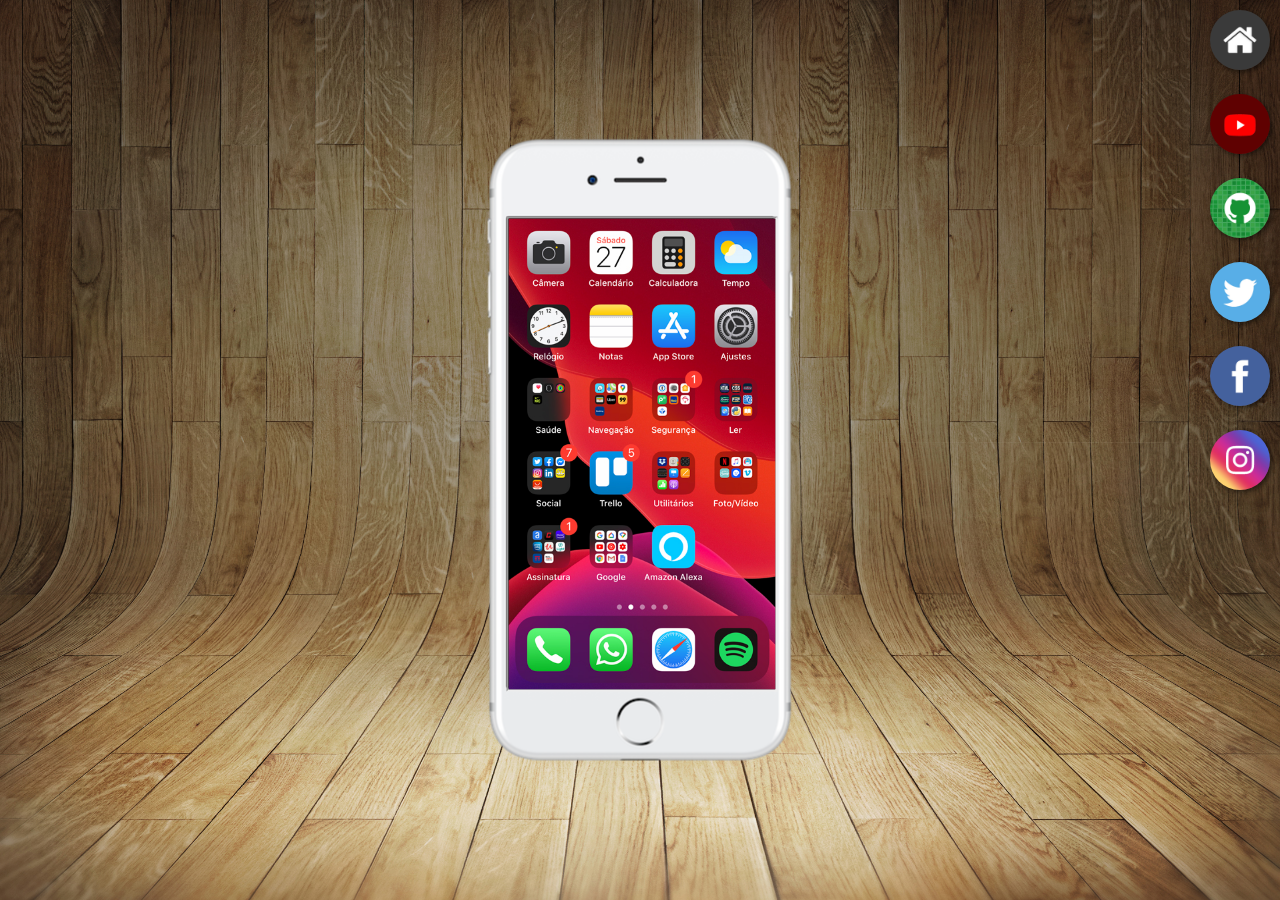
<file: index.html>
<!DOCTYPE html>
<html lang="pt-br">
<head>
    <meta charset="UTF-8">
    <meta http-equiv="X-UA-Compatible" content="IE=edge">
    <meta name="viewport" content="width=device-width, initial-scale=1.0">

   <link rel="shortcut icon" href="favicon.ico" type="image/x-icon">
   
   <link rel="stylesheet" href="estilos/style.css">
    <title>inicio do projeto</title>
</head>
<body>
    <main>
        <section id="telefone">
            <iframe src="home.html" name="tela" id="tela">seu navegador não é compátivel</iframe>

        </section>

        <section id="redes-sociais">

            <a href="home.html" target="tela"><img src="imagens/logo-home.jpg" alt=""></a><br>
            <a href="youtube.html" target="tela"><img src="imagens/logo-youtube.jpg" alt=""></a><br>
            <a href="github.html" target="tela"><img src="imagens/logo-github.jpg" alt=""></a><br>
            <a href="#" target="tela"><img src="imagens/logo-twitter.jpg" alt=""></a><br>
            <a href="#" target="tela"><img src="imagens/logo-facebook.jpg" alt=""></a><br>
            <a href="#" target="tela"><img src="imagens/logo-instagram.jpg" alt=""></a>

        </section>
    </main>
</body>
</html>
</file>
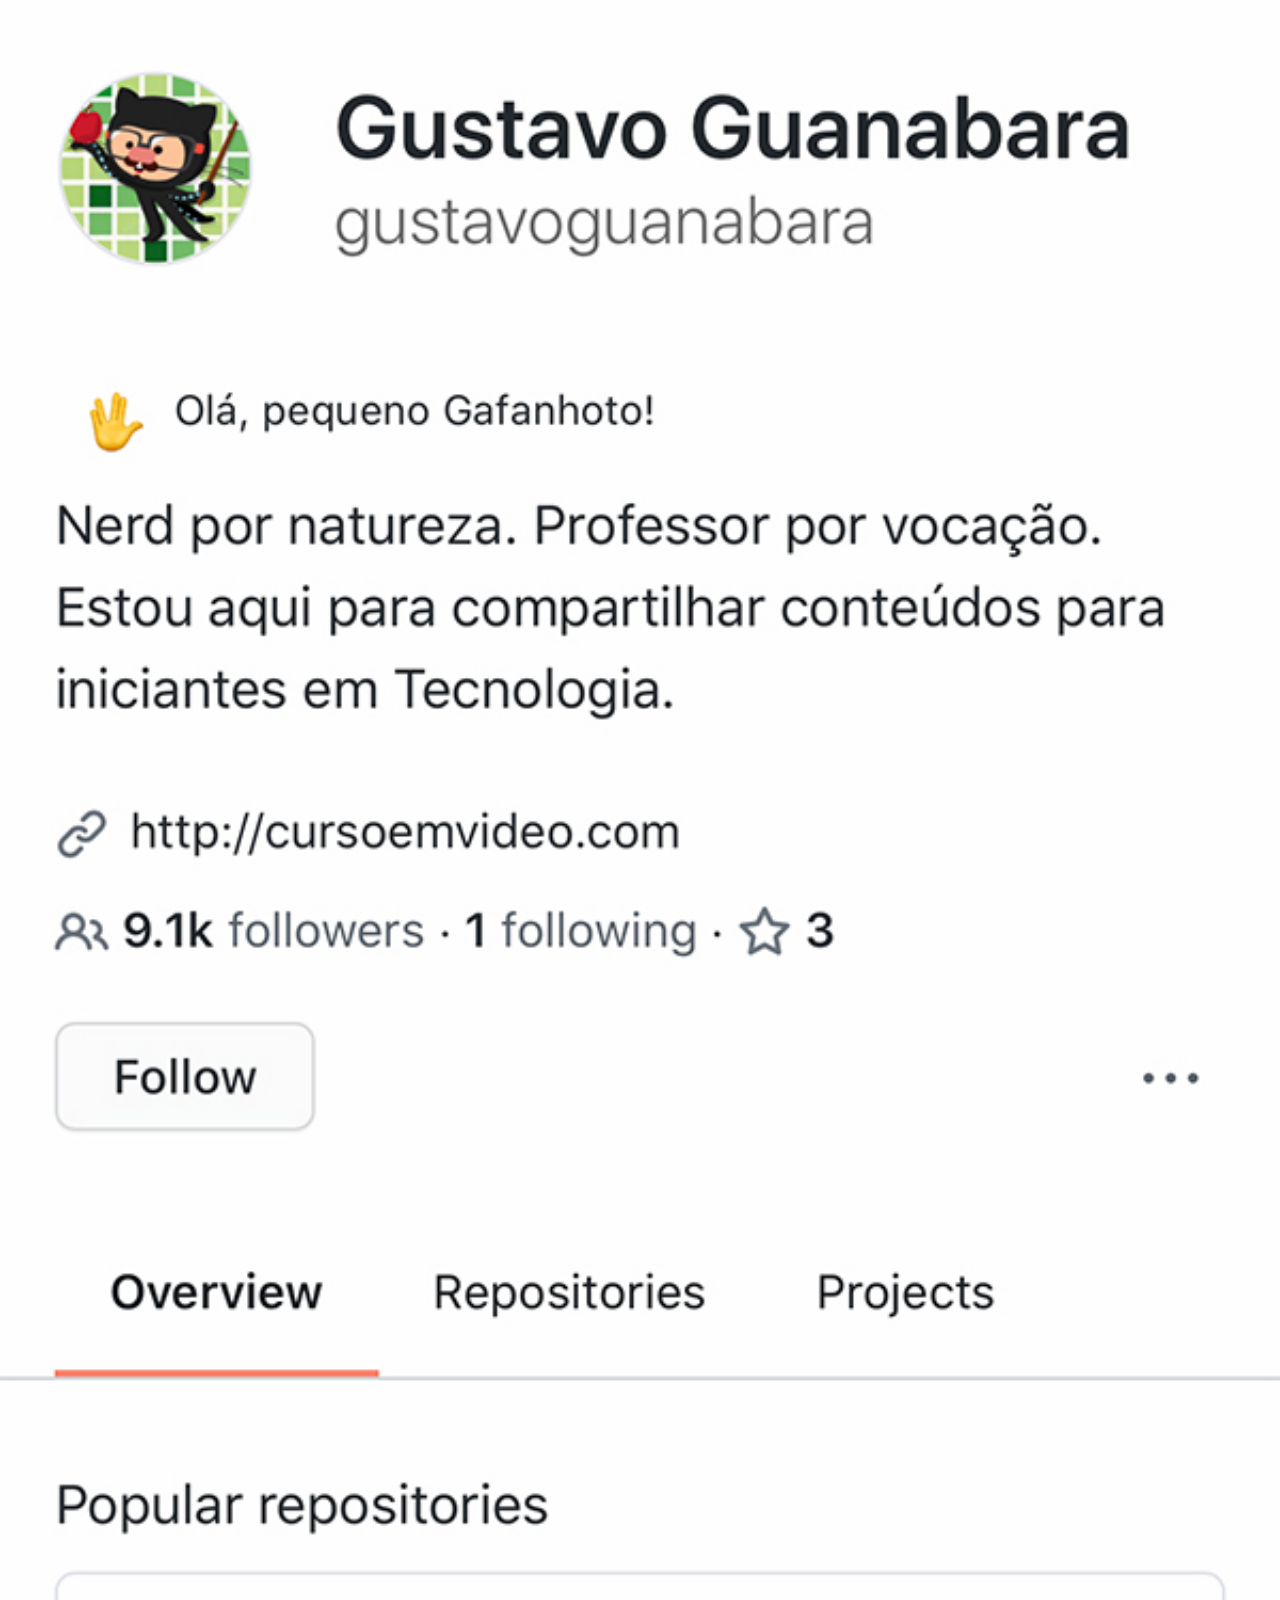
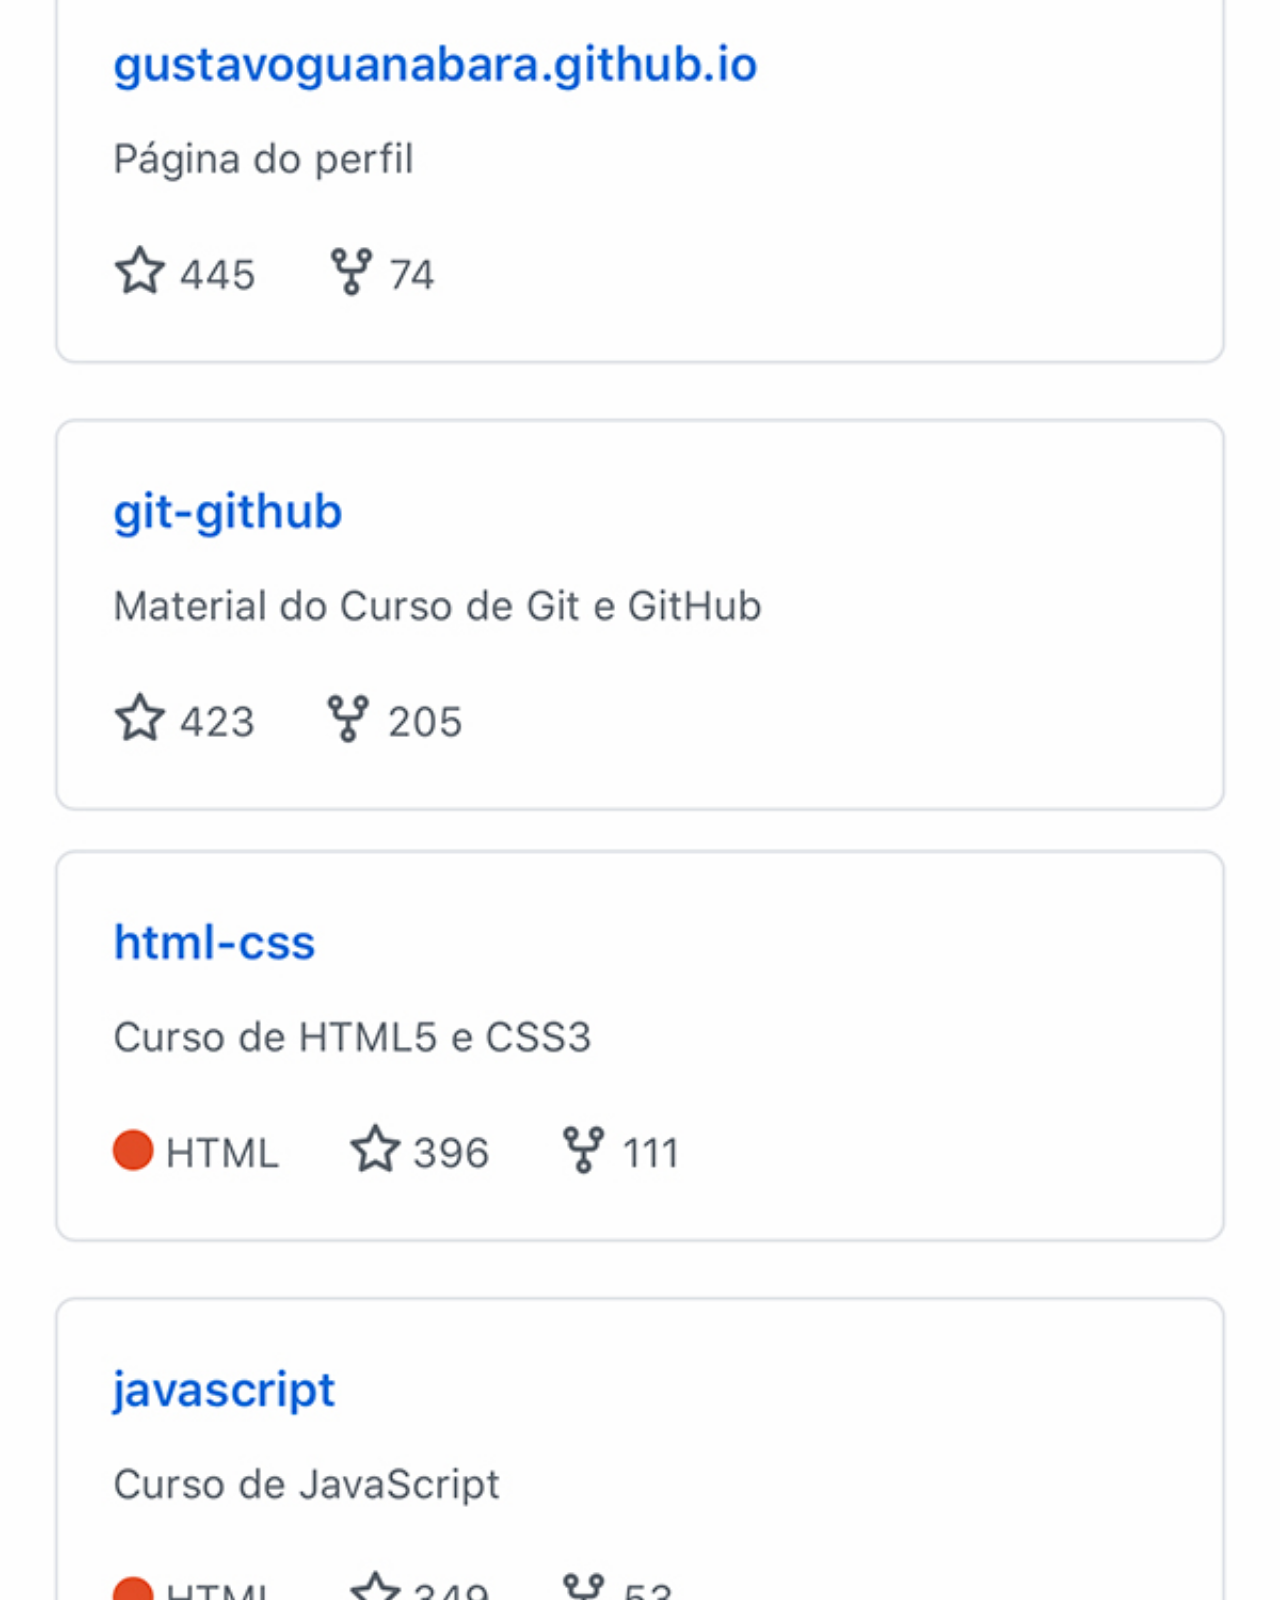
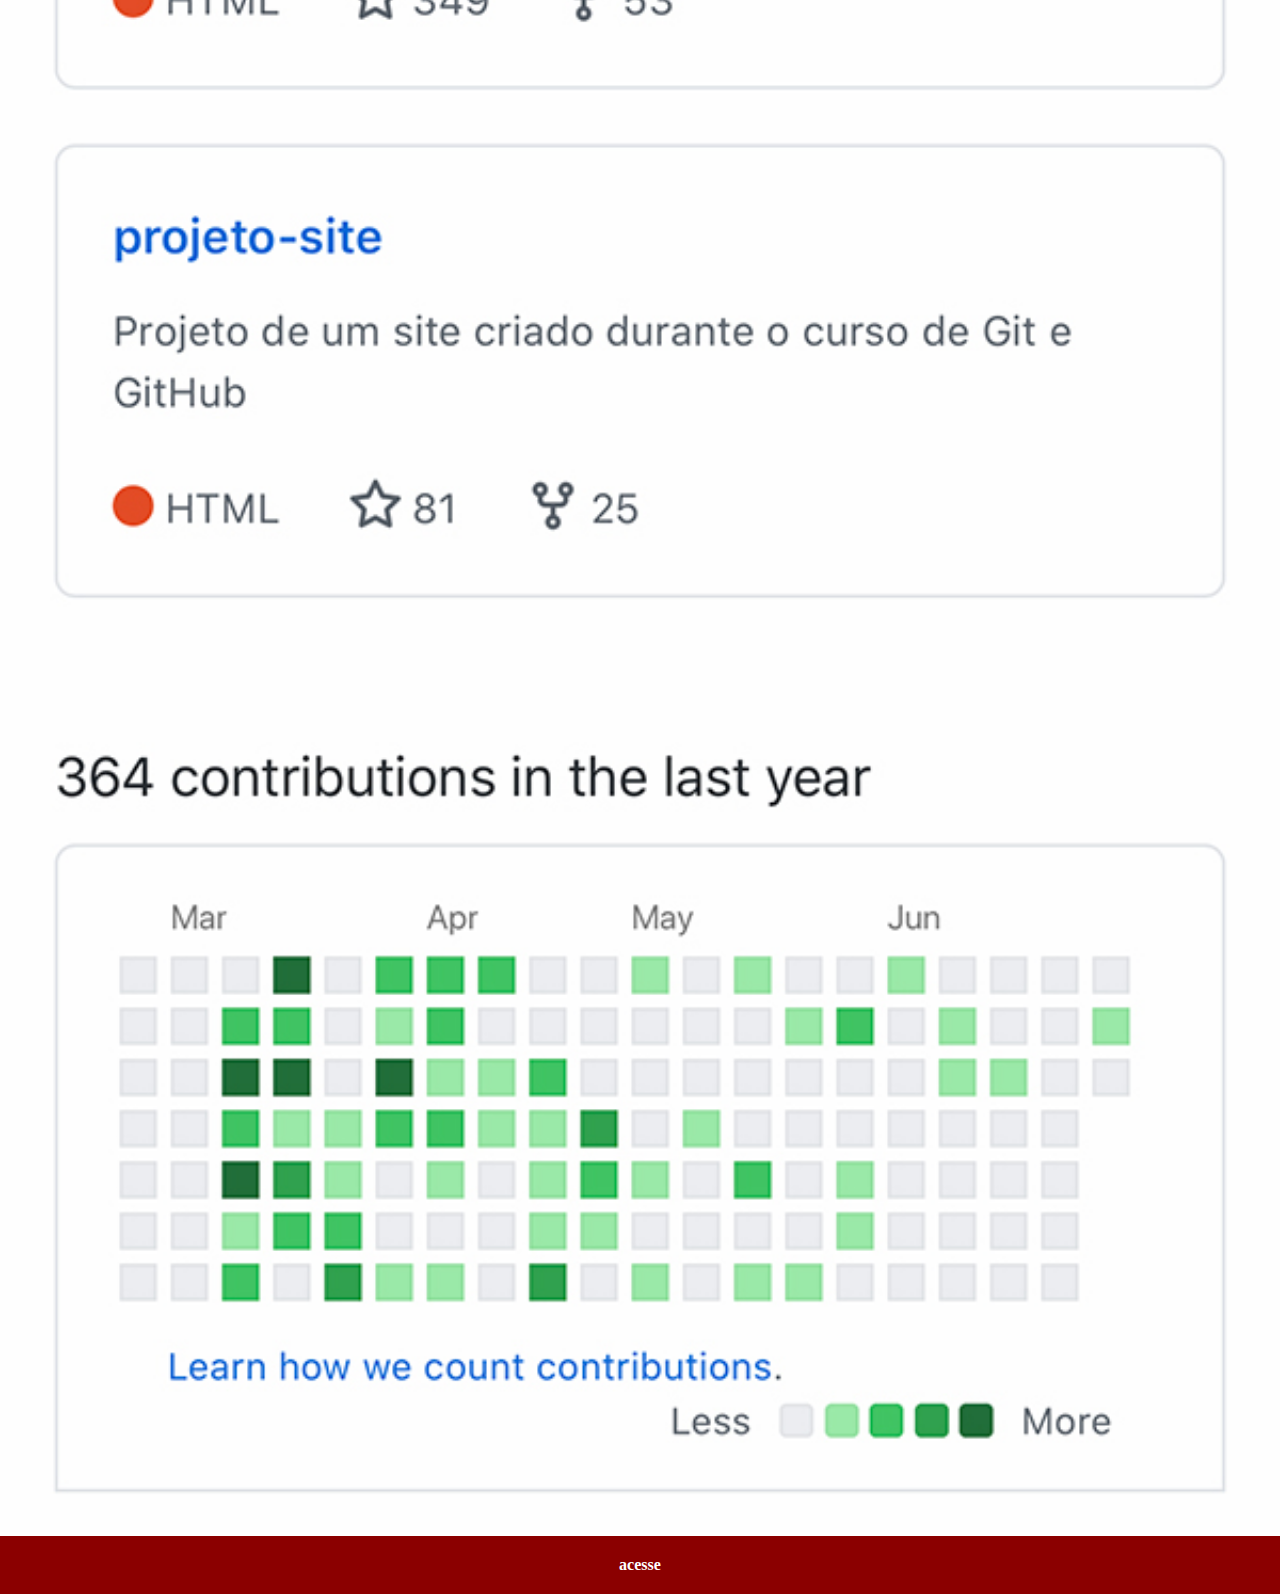
<file: github.html>
<!DOCTYPE html>
<html lang="pt-br">
<head>
    <meta charset="UTF-8">
    <meta http-equiv="X-UA-Compatible" content="IE=edge">
    <meta name="viewport" content="width=device-width, initial-scale=1.0">
    <title>Github</title>

    <link rel="stylesheet" href="estilos/social.css">
</head>
<body>
    <img src="imagens/tela-github.jpg" alt="github">
    <a href="https://github.com/victorvillegas16" target="_blank">acesse</a>
</body>
</html>
</file>
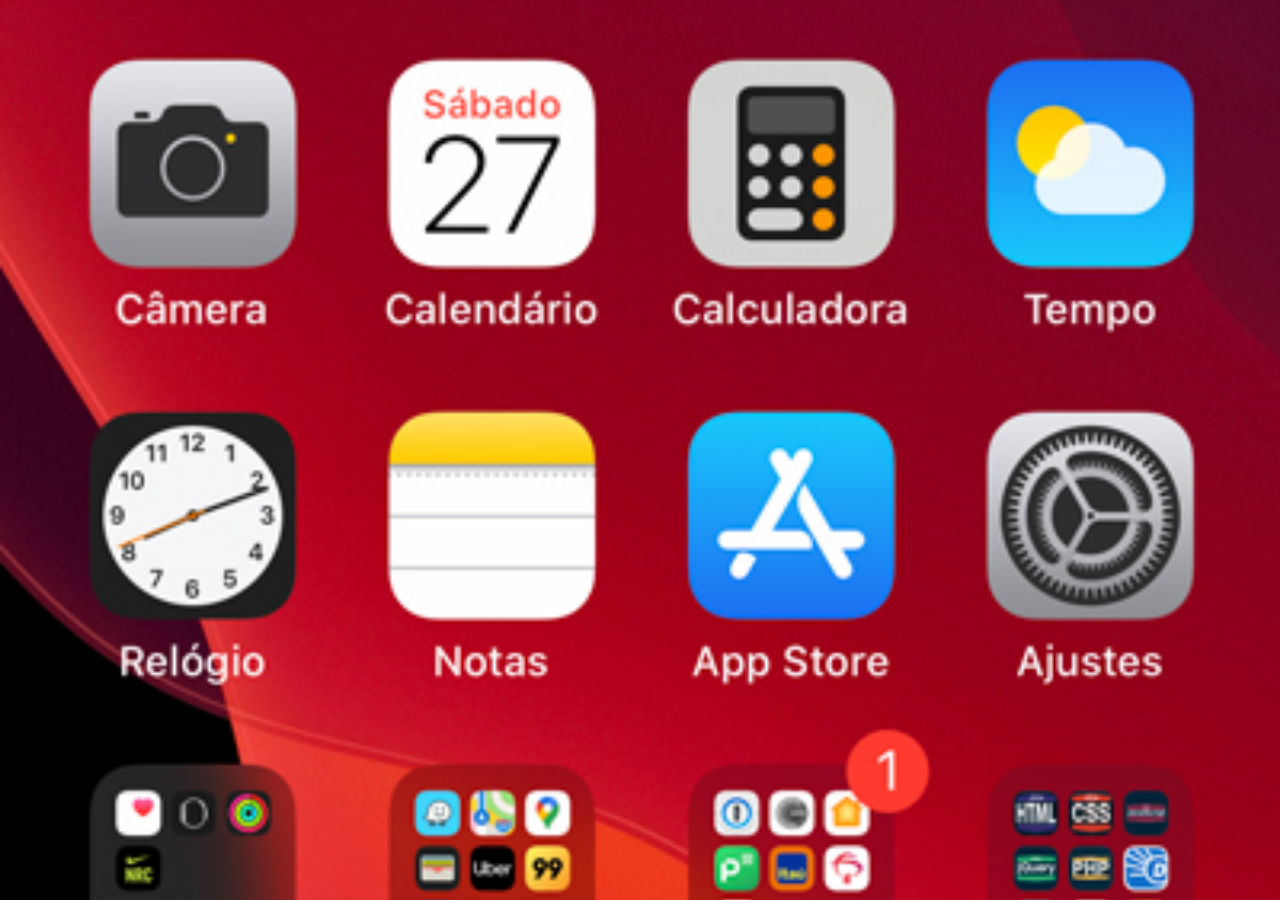
<file: home.html>
<!DOCTYPE html>
<html lang="pt-br">
<head>
    <meta charset="UTF-8">
    <meta http-equiv="X-UA-Compatible" content="IE=edge">
    <meta name="viewport" content="width=device-width, initial-scale=1.0">
    <title>home</title>
</head>

<style>
    *{
        margin: 0px;
        padding: 0px;
    }


    body{
        height: 100vh;
        width: 100vw;
        background: black url(imagens/tela-home.jpg) no-repeat top center;
        background-size: cover;
    }
</style>

<body>
    
</body>
</html>
</file>
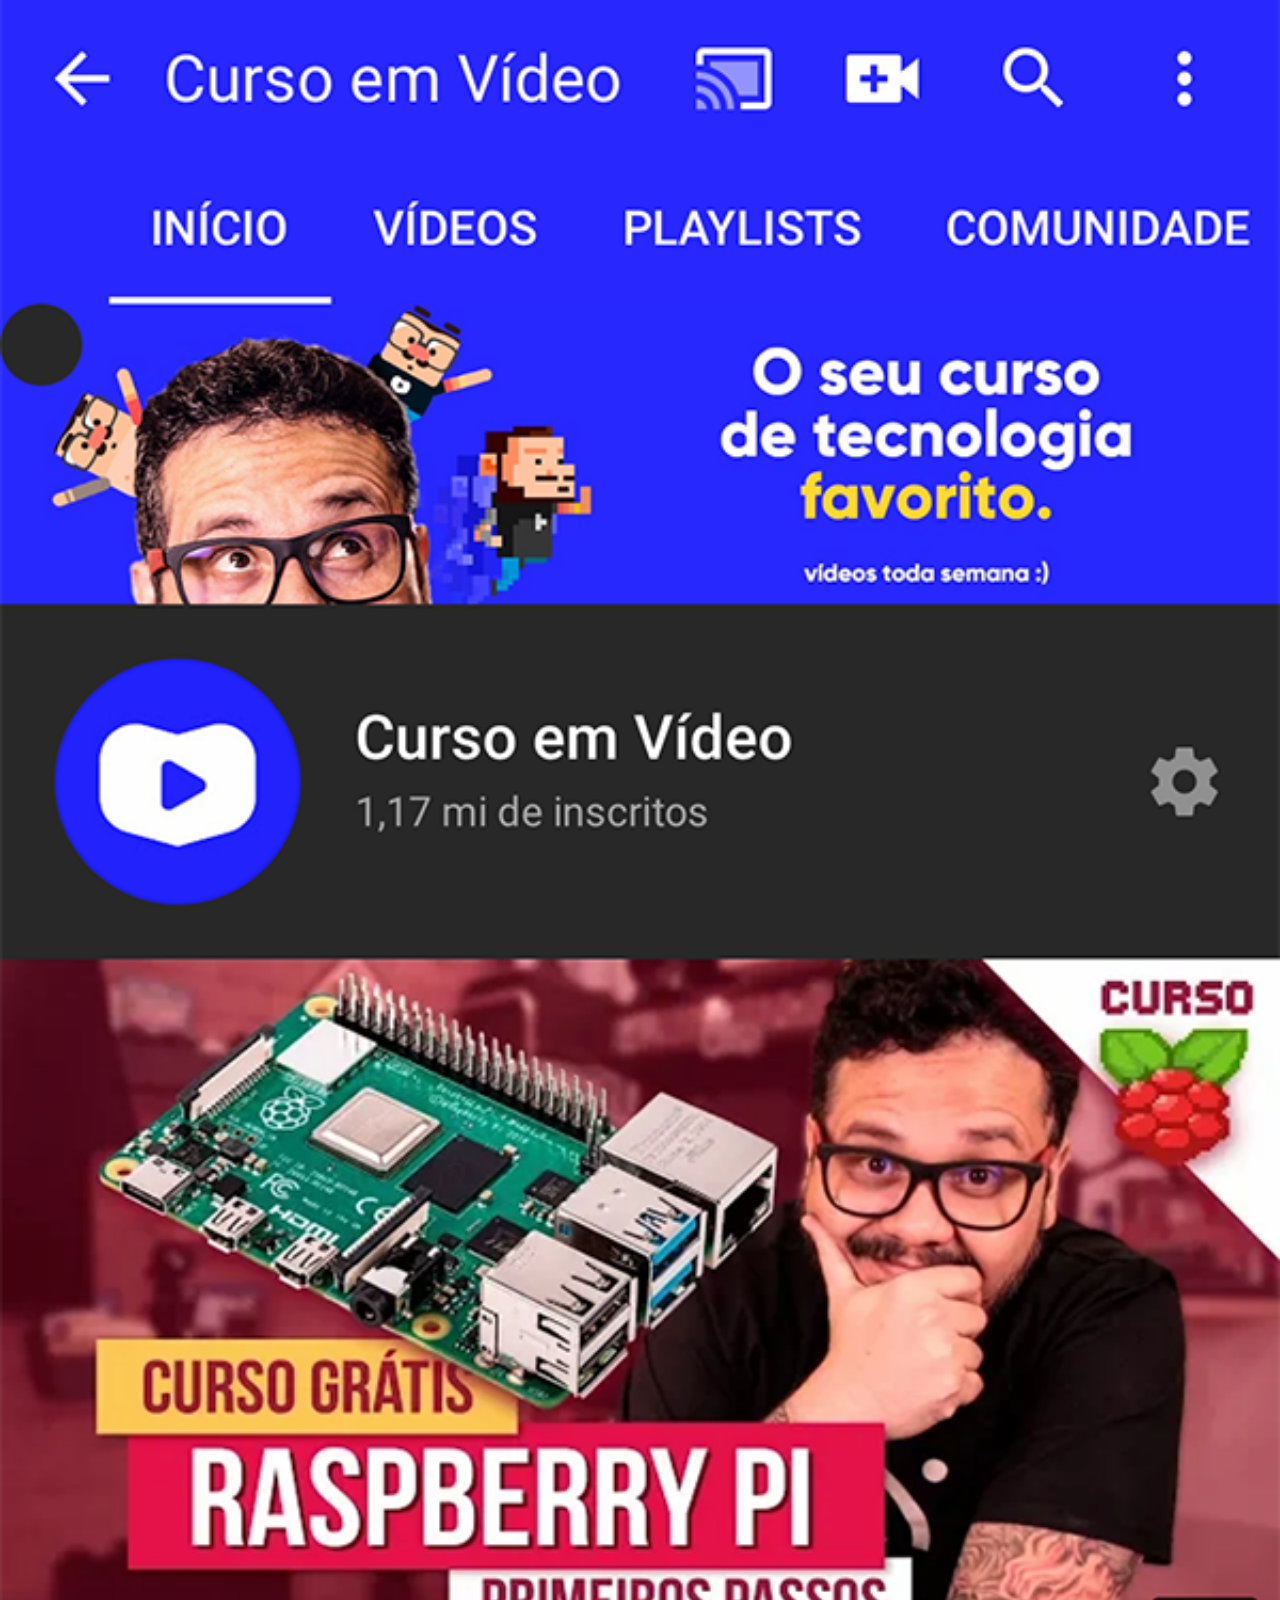
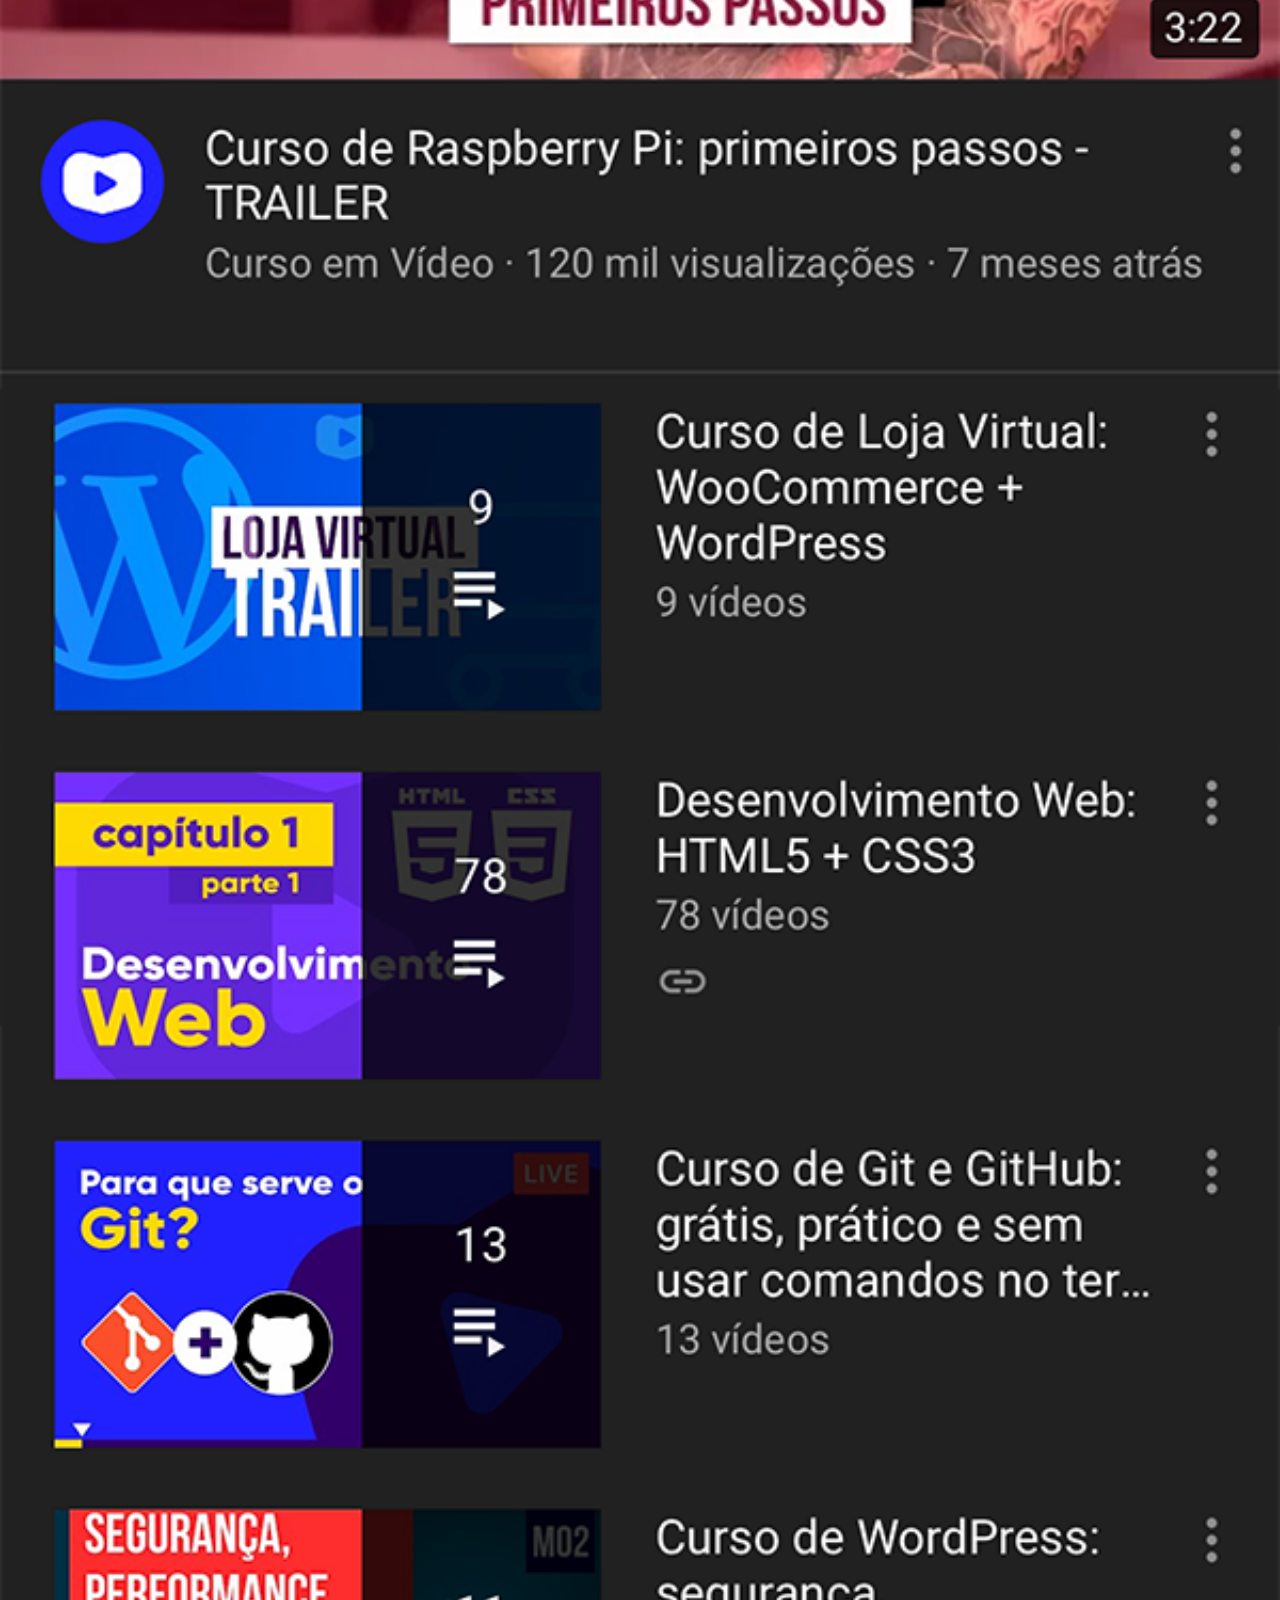
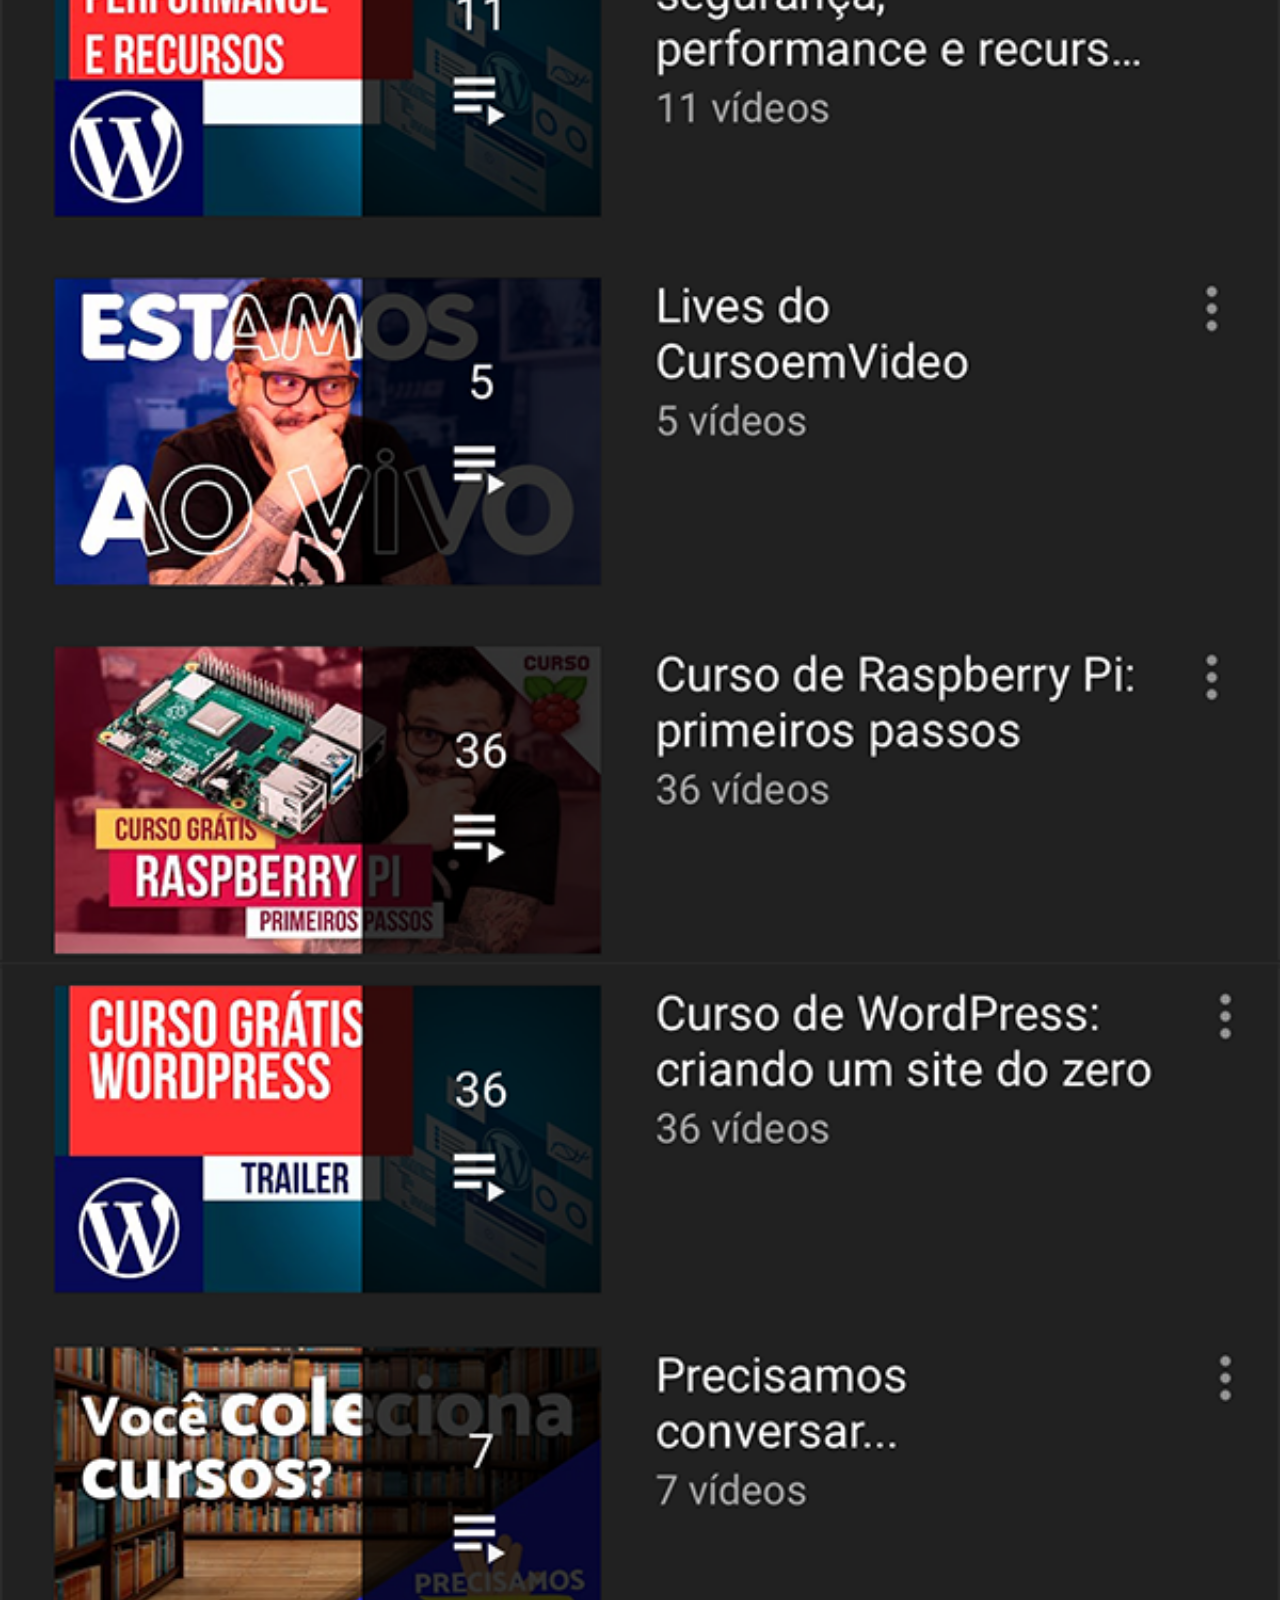
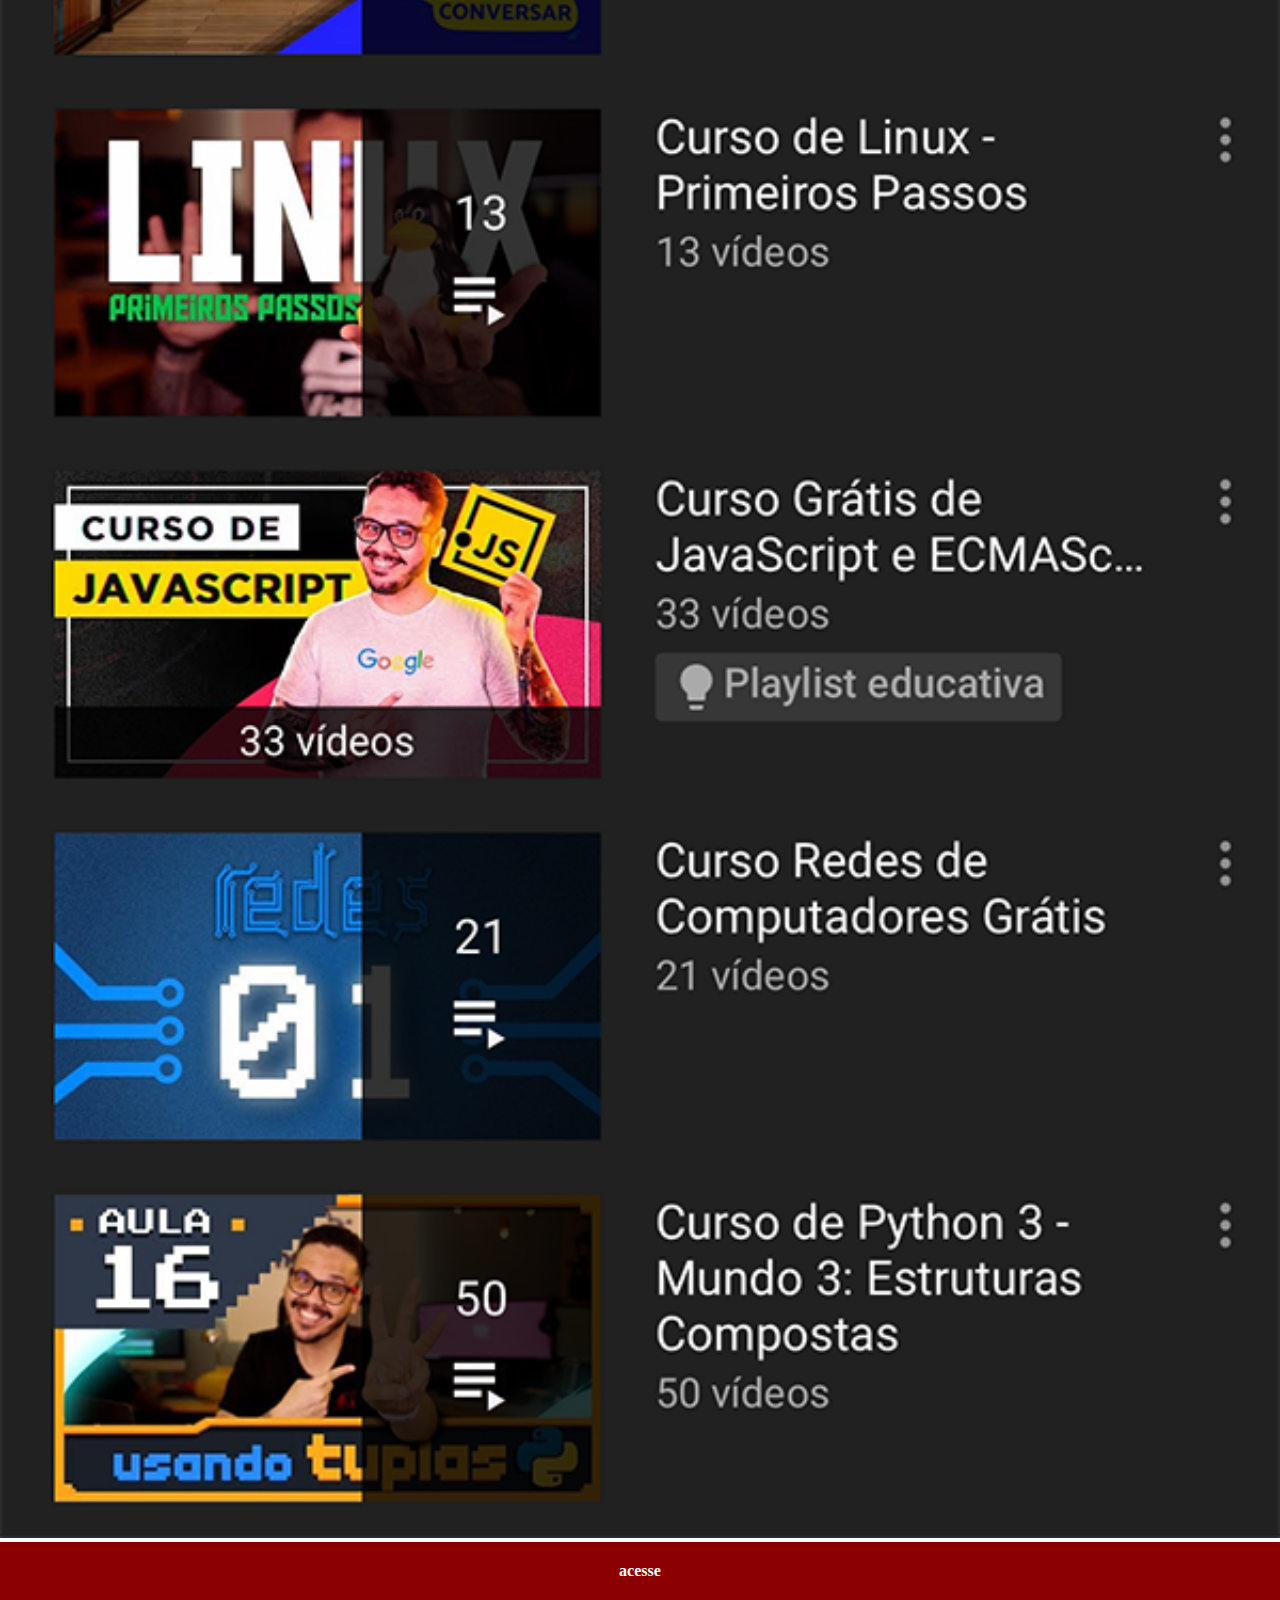
<file: youtube.html>
<!DOCTYPE html>
<html lang="pt-br">
<head>
    <meta charset="UTF-8">
    <meta http-equiv="X-UA-Compatible" content="IE=edge">
    <meta name="viewport" content="width=device-width, initial-scale=1.0">
    <title>youtube</title>

    <link rel="stylesheet" href="estilos/social.css">
</head>

<body>
    <img src="imagens/tela-youtube.png" alt="youtube">
    <a href="https://www.youtube.com/@CursoemVideo/playlists" target="_blank">acesse</a>
    
</body>
</html>
</file>
<file: estilos/style.css>
@charset "utf-8";

*{
    margin: 0px;
    padding: 0px;
    font-family: Arial, Helvetica, sans-serif;
}

html, body{
    height: 100vh;
    width: 100vw;
    background-color: black;
}

body{
    background: url('../imagens/fundo-madeira.jpg') no-repeat;
    background-size: cover;
}

main{
    position: relative;
    height: 100vh;
}

section#telefone{
    position: absolute;
    top: 50%;
    left: 50%;
    transform: translate(-50%, -50%);

    width: 311px;
    height: 627px;
    background-color: blue;
    background: url('../imagens/frame-iphone.png')no-repeat;
    }

    iframe#tela{
        position: relative;
        top: 80px;
        left: 22px;
        width: 267px;
        height: 471px;

    }

    section#redes-sociais{
        text-align: right;
    }

    section#redes-sociais img{
        width: 60px;
        margin: 10px;
        border-radius: 50%;
        box-shadow: 2px 2px 5px rgba(0, 0, 0, 0.511);
        box-sizing: border-box;
        transition: transform 2s;
    }

/* box-sizing: border-box; = faz com que a borda seje no limite da caixa de cada ícone*/

    section#redes-sociais img:hover{
        border: 2px solid white;
        transform: translate(-3px, -3px);
        box-shadow: 5px 5px 10px black;

    }
</file>
<file: estilos/social.css>
@charset "utf-8";

    
    *{
       margin: 0px;
       padding: 0px;
       background-color: white;
        
    }
    ::-webkit-scrollbar{
        width: 0px;
        height: 0px;
    }

    img{
       width: 100vw;

    }

    a{
        display: block;
        padding: 20px;
        background-color: darkred;
        color: white;
        text-align: center;
        font-weight: bolder;
        text-decoration: none;
    }
    a:hover{
        margin: 0px;
        background-color: red;
        transform: translate(-2px, -2px);
    }
</file>
